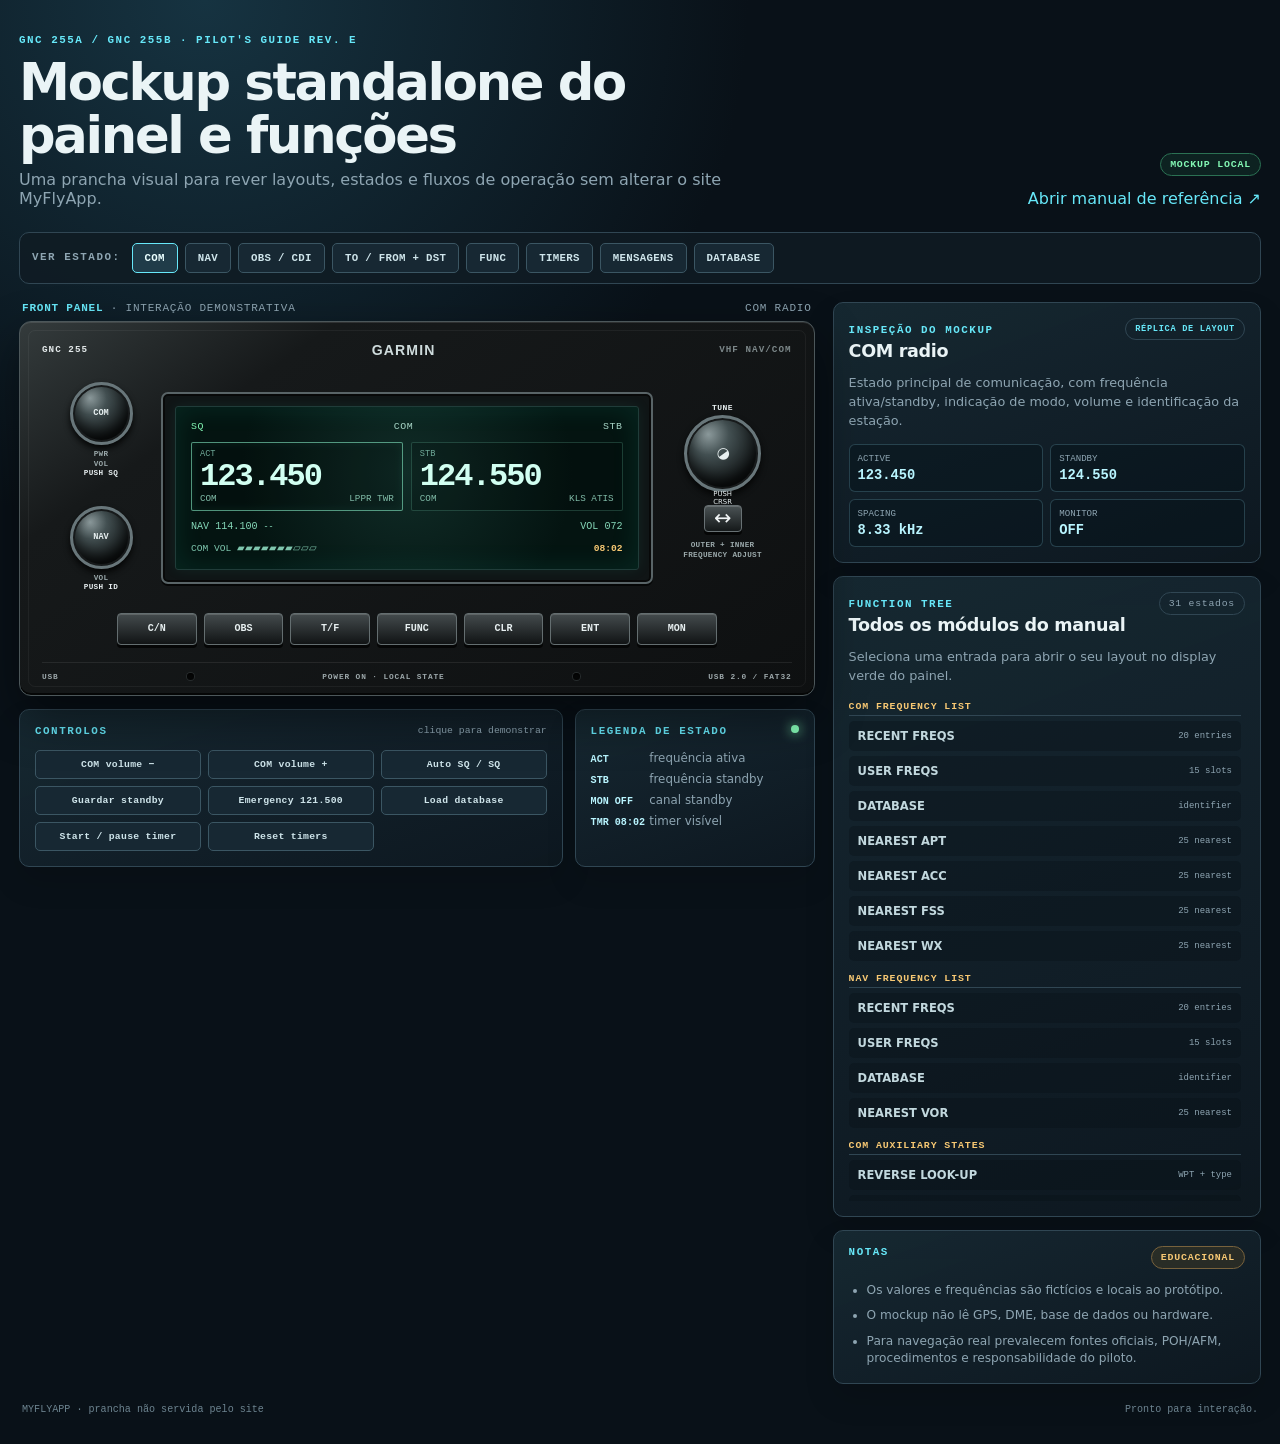
<file: docs/mockups/gnc255/index.html>
<!doctype html>
<html lang="pt-PT">
<head>
  <meta charset="utf-8">
  <meta name="viewport" content="width=device-width, initial-scale=1">
  <title>GNC 255A/B · Mockup standalone</title>
  <link rel="stylesheet" href="styles.css">
</head>
<body>
  <main class="mockup-shell">
    <header class="page-header">
      <div>
        <p class="eyebrow">GNC 255A / GNC 255B · PILOT'S GUIDE REV. E</p>
        <h1>Mockup standalone do painel e funções</h1>
        <p class="lede">Uma prancha visual para rever layouts, estados e fluxos de operação sem alterar o site MyFlyApp.</p>
      </div>
      <div class="header-meta">
        <span class="pill pill-green">MOCKUP LOCAL</span>
        <a href="https://static.garmin.com/pumac/190-01182-01_e.pdf" target="_blank" rel="noreferrer">Abrir manual de referência ↗</a>
      </div>
    </header>

    <nav class="quick-nav" aria-label="Estados rápidos">
      <span class="quick-label">Ver estado:</span>
      <button class="quick-state is-active" data-screen="main" data-mode="COM">COM</button>
      <button class="quick-state" data-screen="main" data-mode="NAV">NAV</button>
      <button class="quick-state" data-screen="obs">OBS / CDI</button>
      <button class="quick-state" data-screen="tf">TO / FROM + DST</button>
      <button class="quick-state" data-screen="functions">FUNC</button>
      <button class="quick-state" data-screen="timers">TIMERS</button>
      <button class="quick-state" data-screen="messages">MENSAGENS</button>
      <button class="quick-state" data-screen="database">DATABASE</button>
    </nav>

    <section class="workbench" aria-label="Prancha de mockups GNC 255">
      <div class="instrument-column">
        <div class="instrument-caption">
          <span><b>FRONT PANEL</b> · interação demonstrativa</span>
          <span id="screen-caption">COM RADIO</span>
        </div>

        <section class="radio-unit" aria-label="Mockup físico GNC 255">
          <div class="unit-topline">
            <span class="unit-series">GNC 255</span>
            <span class="unit-brand">GARMIN</span>
            <span class="unit-model">VHF NAV/COM</span>
          </div>

          <div class="unit-face">
            <div class="left-controls">
              <div class="hardware-control">
                <button class="knob knob-large" data-action="power" aria-label="Ligar ou desligar e volume COM"><span>COM</span></button>
                <small>PWR<br>VOL<br><i>PUSH SQ</i></small>
              </div>
              <div class="hardware-control">
                <button class="knob knob-large" data-action="nav-id" aria-label="Volume NAV e identificação"><span>NAV</span></button>
                <small>VOL<br><i>PUSH ID</i></small>
              </div>
            </div>

            <div class="display-frame">
              <div class="display-glass" id="display" aria-live="polite"></div>
              <div class="display-glow"></div>
            </div>

            <div class="tune-controls">
              <button class="knob knob-dual" data-action="tune-up" aria-label="Aumentar sintonia"><span>◒</span><b>TUNE</b><i>PUSH<br>CRSR</i></button>
              <button class="hardware-key flip-key" data-action="flip" aria-label="Transferir frequência">↔</button>
              <small>OUTER + INNER<br>FREQUENCY ADJUST</small>
            </div>
          </div>

          <div class="key-row">
            <button class="av-key" data-action="cn">C/N</button>
            <button class="av-key" data-action="obs">OBS</button>
            <button class="av-key" data-action="tf">T/F</button>
            <button class="av-key" data-action="func">FUNC</button>
            <button class="av-key" data-action="clr">CLR</button>
            <button class="av-key" data-action="ent">ENT</button>
            <button class="av-key" data-action="mon">MON</button>
          </div>
          <div class="unit-footline">
            <span>USB</span>
            <span class="screw-hole"></span>
            <span id="power-status">POWER ON · LOCAL STATE</span>
            <span class="screw-hole"></span>
            <span>USB 2.0 / FAT32</span>
          </div>
        </section>

        <div class="under-unit-grid">
          <section class="panel-card control-card">
            <div class="card-heading"><span class="section-kicker">CONTROLOS</span><span class="hint">clique para demonstrar</span></div>
            <div class="control-grid">
              <button data-action="volume-down">COM volume −</button>
              <button data-action="volume-up">COM volume +</button>
              <button data-action="sq">Auto SQ / SQ</button>
              <button data-action="save">Guardar standby</button>
              <button data-action="emergency">Emergency 121.500</button>
              <button data-action="database">Load database</button>
              <button data-action="timer-toggle">Start / pause timer</button>
              <button data-action="timer-reset">Reset timers</button>
            </div>
          </section>

          <section class="panel-card status-card">
            <div class="card-heading"><span class="section-kicker">LEGENDA DE ESTADO</span><span class="status-dot"></span></div>
            <div class="status-list">
              <span><b>ACT</b> frequência ativa</span>
              <span><b id="standby-label">STB</b> frequência standby</span>
              <span><b id="monitor-label">MON OFF</b> canal standby</span>
              <span><b id="timer-label">TMR --:--</b> timer visível</span>
            </div>
          </section>
        </div>
      </div>

      <aside class="inspection-column">
        <section class="panel-card inspector-card">
          <div class="card-heading">
            <div>
              <span class="section-kicker">INSPEÇÃO DO MOCKUP</span>
              <h2 id="inspector-title">COM radio</h2>
            </div>
            <span class="revision-badge">RÉPLICA DE LAYOUT</span>
          </div>
          <p id="inspector-copy" class="muted-copy">Estado principal de comunicação, com frequência ativa/standby, indicação de modo, volume e identificação da estação.</p>
          <div class="inspector-stats" id="inspector-stats"></div>
        </section>

        <section class="panel-card function-card">
          <div class="card-heading">
            <div>
              <span class="section-kicker">FUNCTION TREE</span>
              <h2>Todos os módulos do manual</h2>
            </div>
            <span class="tree-count" id="tree-count">0 estados</span>
          </div>
          <p class="muted-copy">Seleciona uma entrada para abrir o seu layout no display verde do painel.</p>
          <div id="function-tree" class="function-tree"></div>
        </section>

        <section class="panel-card notes-card">
          <div class="card-heading"><span class="section-kicker">NOTAS</span><span class="pill pill-amber">EDUCACIONAL</span></div>
          <ul>
            <li>Os valores e frequências são fictícios e locais ao protótipo.</li>
            <li>O mockup não lê GPS, DME, base de dados ou hardware.</li>
            <li>Para navegação real prevalecem fontes oficiais, POH/AFM, procedimentos e responsabilidade do piloto.</li>
          </ul>
        </section>
      </aside>
    </section>

    <footer class="page-footer">
      <span>MYFLYAPP · prancha não servida pelo site</span>
      <span id="event-log">Pronto para interação.</span>
    </footer>
  </main>
  <script src="app.js"></script>
</body>
</html>
</file>
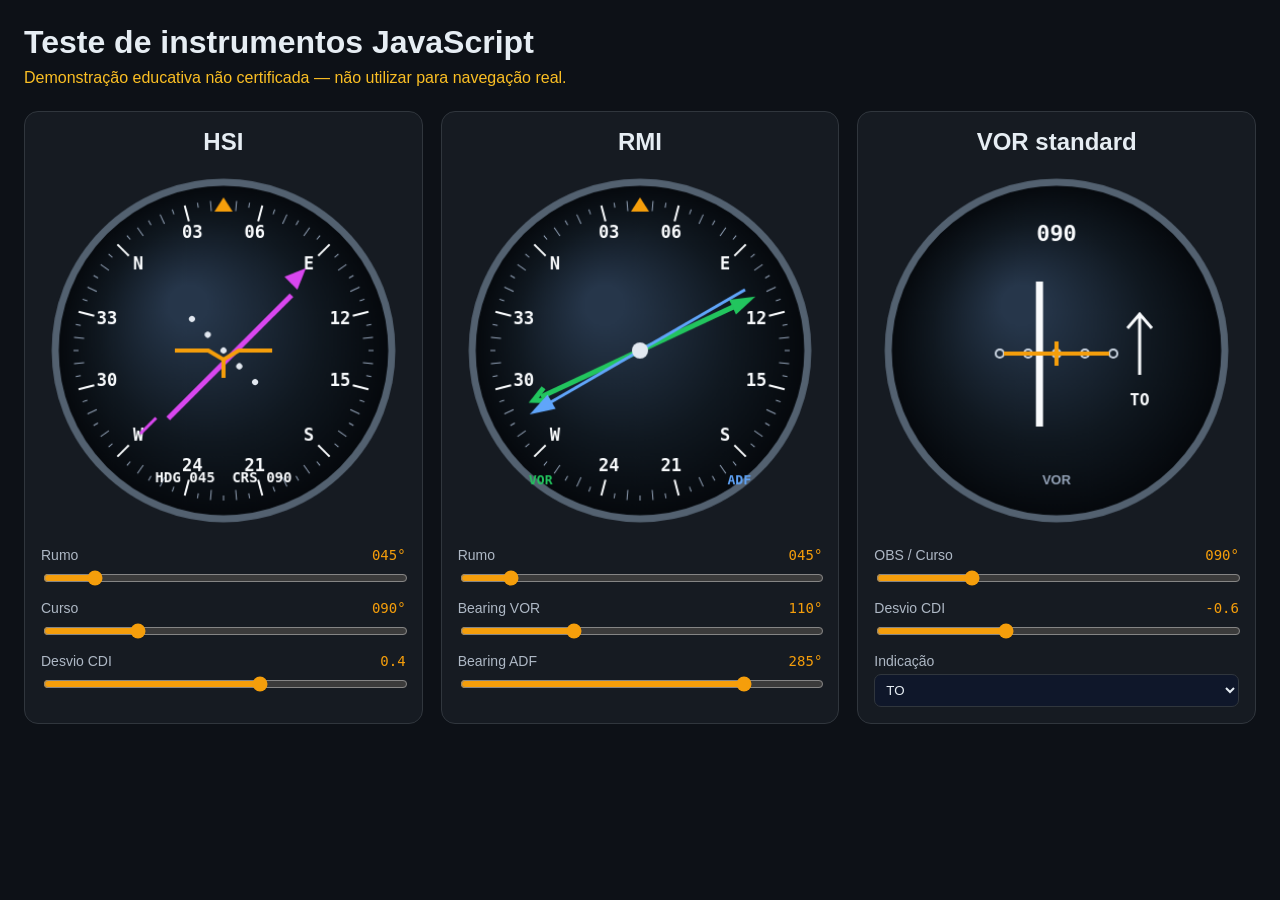
<file: teste.html>
<!doctype html>
<html lang="pt">
<head>
  <meta charset="utf-8">
  <meta name="viewport" content="width=device-width, initial-scale=1">
  <title>Teste de instrumentos</title>
  <style>
    :root { color-scheme: dark; font-family: "Segoe UI", sans-serif; }
    * { box-sizing: border-box; }
    body { margin: 0; padding: 24px; background: #0d1117; color: #e6edf3; }
    h1 { margin: 0 0 8px; }
    .warning { margin: 0 0 24px; color: #fbbf24; }
    .grid { display: grid; grid-template-columns: repeat(3, minmax(280px, 1fr)); gap: 18px; }
    .instrument { padding: 16px; border: 1px solid #30363d; border-radius: 14px; background: #161b22; }
    h2 { margin: 0 0 12px; text-align: center; }
    canvas { display: block; width: 100%; height: auto; margin: auto; }
    .controls { display: grid; gap: 12px; margin-top: 14px; }
    label { display: grid; grid-template-columns: 1fr auto; gap: 5px 12px; color: #aeb8c5; font-size: 14px; }
    label input, label select { grid-column: 1 / -1; width: 100%; }
    input[type="range"] { accent-color: #f59e0b; }
    select { padding: 7px; border: 1px solid #30363d; border-radius: 7px; background: #0f172a; color: #e6edf3; }
    output { color: #f59e0b; font-family: Consolas, monospace; }
    @media (max-width: 1000px) { .grid { grid-template-columns: 1fr 1fr; } }
    @media (max-width: 680px) { body { padding: 14px; } .grid { grid-template-columns: 1fr; } }
  </style>
</head>
<body>
  <h1>Teste de instrumentos JavaScript</h1>
  <p class="warning">Demonstração educativa não certificada — não utilizar para navegação real.</p>

  <main class="grid">
    <section class="instrument">
      <h2>HSI</h2>
      <canvas id="hsi" width="360" height="360"></canvas>
      <div class="controls">
        <label>Rumo <output id="hsi-heading-value">045°</output><input id="hsi-heading" type="range" min="0" max="359" value="45"></label>
        <label>Curso <output id="hsi-course-value">090°</output><input id="hsi-course" type="range" min="0" max="359" value="90"></label>
        <label>Desvio CDI <output id="hsi-deviation-value">0.4</output><input id="hsi-deviation" type="range" min="-2" max="2" step="0.1" value="0.4"></label>
      </div>
    </section>

    <section class="instrument">
      <h2>RMI</h2>
      <canvas id="rmi" width="360" height="360"></canvas>
      <div class="controls">
        <label>Rumo <output id="rmi-heading-value">045°</output><input id="rmi-heading" type="range" min="0" max="359" value="45"></label>
        <label>Bearing VOR <output id="rmi-vor-value">110°</output><input id="rmi-vor" type="range" min="0" max="359" value="110"></label>
        <label>Bearing ADF <output id="rmi-adf-value">285°</output><input id="rmi-adf" type="range" min="0" max="359" value="285"></label>
      </div>
    </section>

    <section class="instrument">
      <h2>VOR standard</h2>
      <canvas id="vor" width="360" height="360"></canvas>
      <div class="controls">
        <label>OBS / Curso <output id="vor-course-value">090°</output><input id="vor-course" type="range" min="0" max="359" value="90"></label>
        <label>Desvio CDI <output id="vor-deviation-value">-0.6</output><input id="vor-deviation" type="range" min="-2" max="2" step="0.1" value="-0.6"></label>
        <label>Indicação
          <select id="vor-flag"><option value="TO">TO</option><option value="FROM">FROM</option><option value="OFF">OFF / NAV</option></select>
        </label>
      </div>
    </section>
  </main>

  <script src="static/js/hsi.js"></script>
  <script src="static/js/rmi.js"></script>
  <script src="static/js/vor-indicator.js"></script>
  <script>
    const degrees = (value) => String(Math.round(value)).padStart(3, "0") + "°";
    const bindRange = (id, outputId, update, format = degrees) => {
      const input = document.getElementById(id);
      const output = document.getElementById(outputId);
      input.addEventListener("input", () => {
        const value = Number(input.value);
        output.value = format(value);
        update(value);
      });
    };

    const hsi = new HSIInstrument(document.getElementById("hsi"), {heading: 45, course: 90, deviation: 0.4});
    bindRange("hsi-heading", "hsi-heading-value", (heading) => hsi.setState({heading}));
    bindRange("hsi-course", "hsi-course-value", (course) => hsi.setState({course}));
    bindRange("hsi-deviation", "hsi-deviation-value", (deviation) => hsi.setState({deviation}), (value) => value.toFixed(1));

    const rmi = new RMIInstrument(document.getElementById("rmi"), {heading: 45, vorBearing: 110, adfBearing: 285});
    bindRange("rmi-heading", "rmi-heading-value", (heading) => rmi.setState({heading}));
    bindRange("rmi-vor", "rmi-vor-value", (vorBearing) => rmi.setState({vorBearing}));
    bindRange("rmi-adf", "rmi-adf-value", (adfBearing) => rmi.setState({adfBearing}));

    const vor = new VORIndicator(document.getElementById("vor"), {course: 90, deviation: -0.6, flag: "TO"});
    bindRange("vor-course", "vor-course-value", (course) => vor.setState({course}));
    bindRange("vor-deviation", "vor-deviation-value", (deviation) => vor.setState({deviation}), (value) => value.toFixed(1));
    document.getElementById("vor-flag").addEventListener("change", (event) => vor.setState({flag: event.target.value}));
  </script>
</body>
</html>
</file>
<file: docs/mockups/gnc255/styles.css>
:root {
  color-scheme: dark;
  --bg: #091118;
  --bg-soft: #101b24;
  --panel: #14212b;
  --panel-light: #1b2c37;
  --line: #304653;
  --muted: #8ea5b2;
  --text: #eaf4f6;
  --cyan: #67e8f9;
  --cyan-soft: #b9f5ff;
  --green: #83f7b4;
  --amber: #f7c873;
  --red: #ff8c8c;
  --bezel: #171a1c;
  --bezel-hi: #303638;
  --glass: #051413;
  --glass-text: #b8fff0;
  font-family: Inter, ui-sans-serif, system-ui, -apple-system, BlinkMacSystemFont, "Segoe UI", sans-serif;
}

* { box-sizing: border-box; }
body { margin: 0; min-width: 320px; background: radial-gradient(circle at 16% 0%, #163341 0, transparent 34rem), var(--bg); color: var(--text); }
button, a { font: inherit; }
button { cursor: pointer; }
a { color: var(--cyan); text-decoration: none; }
a:hover { text-decoration: underline; }
.mockup-shell { width: min(1500px, calc(100% - 38px)); margin: 0 auto; padding: 34px 0 28px; }
.page-header { display: flex; justify-content: space-between; gap: 28px; align-items: end; margin-bottom: 24px; }
.eyebrow, .section-kicker, .quick-label { color: var(--cyan); font: 800 0.68rem/1.2 Consolas, "Courier New", monospace; letter-spacing: .14em; text-transform: uppercase; }
.eyebrow { margin: 0 0 9px; }
h1, h2, p { margin-top: 0; }
h1 { max-width: 780px; margin-bottom: 8px; font-size: clamp(1.8rem, 4vw, 3.3rem); line-height: 1.03; letter-spacing: -.045em; }
h2 { margin: 4px 0 0; font-size: 1.1rem; letter-spacing: -.02em; }
.lede { max-width: 750px; margin-bottom: 0; color: var(--muted); font-size: 1rem; }
.header-meta { display: grid; justify-items: end; gap: 13px; text-align: right; }
.pill, .revision-badge, .tree-count { display: inline-flex; align-items: center; width: fit-content; border: 1px solid var(--line); border-radius: 999px; padding: 5px 9px; font: 800 .62rem Consolas, monospace; letter-spacing: .08em; }
.pill-green { color: var(--green); border-color: #2b7153; background: rgba(35, 125, 83, .16); }
.pill-amber { color: var(--amber); border-color: #78623c; background: rgba(163, 112, 29, .16); }
.revision-badge { color: var(--cyan); font-size: .54rem; white-space: nowrap; }
.quick-nav { display: flex; flex-wrap: wrap; align-items: center; gap: 7px; margin-bottom: 18px; padding: 10px; border: 1px solid var(--line); border-radius: 10px; background: rgba(16, 27, 36, .86); }
.quick-label { margin: 0 4px 0 2px; color: var(--muted); }
.quick-state, .control-grid button { border: 1px solid #3b5663; border-radius: 5px; padding: 8px 12px; background: #172833; color: #cfe5eb; font: 800 .67rem Consolas, monospace; letter-spacing: .03em; }
.quick-state:hover, .quick-state.is-active, .control-grid button:hover { border-color: var(--cyan); color: #eaffff; background: #203c49; }
.workbench { display: grid; grid-template-columns: minmax(0, 1.3fr) minmax(350px, .7fr); gap: 18px; align-items: start; }
.instrument-column, .inspection-column { min-width: 0; }
.instrument-caption { display: flex; justify-content: space-between; gap: 12px; margin: 0 3px 7px; color: var(--muted); font: .69rem Consolas, monospace; letter-spacing: .07em; text-transform: uppercase; }
.instrument-caption b { color: var(--cyan); }
.radio-unit { position: relative; overflow: hidden; padding: 20px 22px 14px; border: 1px solid #4c575a; border-radius: 12px; background: linear-gradient(145deg, #343b3c 0%, #16191a 24%, #0e1011 100%); box-shadow: 0 20px 50px rgba(0,0,0,.46), inset 0 1px rgba(255,255,255,.11), inset 0 -2px #050606; }
.radio-unit::before { position: absolute; inset: 8px; border: 1px solid rgba(255,255,255,.05); border-radius: 7px; content: ""; pointer-events: none; }
.unit-topline, .unit-footline { display: flex; align-items: center; justify-content: space-between; gap: 12px; position: relative; z-index: 1; color: #9da8ab; font: 800 .58rem Consolas, monospace; letter-spacing: .11em; }
.unit-brand { color: #cedbdc; font: 900 .88rem Arial, sans-serif; letter-spacing: .08em; }
.unit-series { color: #e4eaeb; }
.unit-model { color: #7c8789; }
.unit-face { display: grid; grid-template-columns: 92px minmax(300px, 1fr) 112px; gap: 14px; align-items: center; min-height: 255px; padding: 21px 13px 16px; }
.left-controls { display: grid; gap: 27px; justify-items: center; }
.hardware-control { display: grid; justify-items: center; gap: 5px; }
.hardware-control small, .tune-controls small { color: #9aa8aa; font: 800 .48rem/1.25 Consolas, monospace; text-align: center; letter-spacing: .04em; }
.hardware-control i, .tune-controls i { color: #e7eef0; font-style: normal; }
.knob { border: 3px solid #68767a; border-radius: 50%; color: #e7eff0; background: radial-gradient(circle at 30% 23%, #8c9a9c 0, #435052 28%, #121617 70%, #050606 100%); box-shadow: inset 0 0 0 2px #171a1b, inset 0 -8px 15px rgba(0,0,0,.7), 0 4px 6px #050606; }
.knob:hover { border-color: var(--cyan); }
.knob-large { width: 63px; height: 63px; display: grid; place-items: center; padding: 0; }
.knob-large span { font: 900 .54rem Consolas, monospace; }
.tune-controls { display: grid; justify-items: center; gap: 9px; }
.knob-dual { position: relative; width: 77px; height: 77px; display: grid; place-items: center; padding: 0; }
.knob-dual span { font-size: .95rem; transform: rotate(-36deg); }
.knob-dual b { position: absolute; top: -15px; font: 900 .5rem Consolas, monospace; letter-spacing: .06em; }
.knob-dual i { position: absolute; bottom: -17px; font-size: .43rem; }
.hardware-key { border: 1px solid #687174; border-radius: 4px; color: #f0f4f5; background: linear-gradient(#4b5355, #15191a); box-shadow: 0 3px 0 #050606, inset 0 1px rgba(255,255,255,.16); }
.hardware-key:hover, .av-key:hover { border-color: var(--cyan); color: #fff; }
.flip-key { width: 38px; height: 27px; margin-top: 4px; font-size: 1.3rem; line-height: 1; }
.display-frame { min-width: 0; padding: 12px; border: 2px solid #596467; border-radius: 7px; background: #101516; box-shadow: inset 0 0 0 2px #080909, 0 2px 0 #050606; }
.display-glass { position: relative; z-index: 1; min-height: 164px; overflow: hidden; padding: 14px 15px 12px; border: 1px solid #203c39; border-radius: 3px; background: radial-gradient(circle at 50% 40%, #102c27 0, #041411 66%); color: var(--glass-text); box-shadow: inset 0 0 28px rgba(34, 222, 171, .11), 0 0 14px rgba(49, 213, 180, .08); font-family: Consolas, "Courier New", monospace; }
.display-glow { position: absolute; inset: 0; pointer-events: none; }
.display-topline, .display-footline, .freq-meta, .function-title, .display-nav { display: flex; justify-content: space-between; gap: 8px; align-items: baseline; }
.display-topline { color: #a9d7c8; font-size: .62rem; letter-spacing: .06em; }
.display-topline .active-status { color: var(--green); }
.display-frequencies { display: grid; grid-template-columns: 1fr 1fr; gap: 8px; margin: 10px 0 4px; }
.frequency-block { padding: 6px 8px; border: 1px solid rgba(113, 205, 176, .23); border-radius: 2px; background: rgba(0, 0, 0, .16); }
.frequency-block.is-active { border-color: rgba(145, 255, 214, .55); box-shadow: inset 0 0 8px rgba(63, 204, 164, .09); }
.frequency-block small, .display-footline small { display: block; color: #6fa998; font-size: .54rem; }
.frequency-block strong { display: block; margin-top: 2px; color: #d1fff1; font-size: clamp(1.2rem, 3vw, 2rem); line-height: 1; letter-spacing: -.06em; }
.freq-meta { color: #82bda9; font-size: .58rem; }
.display-nav { margin-top: 10px; color: #86d8b9; font-size: .63rem; }
.display-footline { margin-top: 10px; color: #7fc6ae; font-size: .6rem; }
.display-footline strong { color: var(--amber); }
.cdi-row { margin-top: 13px; text-align: center; color: var(--cyan-soft); font-size: .9rem; letter-spacing: .18em; }
.cdi-line { display: block; margin-top: 5px; color: var(--cyan); font-size: 1.2rem; letter-spacing: .06em; }
.data-grid { display: grid; grid-template-columns: 1fr 1fr; gap: 6px 18px; margin-top: 14px; color: #9cd3c0; font-size: .66rem; }
.data-grid span { display: flex; justify-content: space-between; gap: 7px; border-bottom: 1px dotted rgba(139, 224, 191, .25); padding-bottom: 4px; }
.data-grid b { color: #d6fff0; font-weight: 500; }
.function-title { color: #d5fff2; font-size: .75rem; text-transform: uppercase; letter-spacing: .08em; }
.function-title em { color: var(--amber); font-style: normal; }
.function-list { display: grid; gap: 4px; margin-top: 10px; }
.function-list span { display: flex; justify-content: space-between; padding: 3px 5px; border-bottom: 1px dotted rgba(139, 224, 191, .24); color: #9dd2bf; font-size: .61rem; }
.function-list span.is-selected { color: var(--glass-text); background: rgba(60, 197, 153, .15); }
.function-list b { color: #d6fff0; font-weight: 500; }
.key-row { display: grid; grid-template-columns: repeat(7, minmax(0, 1fr)); gap: 7px; position: relative; z-index: 1; margin: 0 75px 17px; }
.av-key { min-height: 32px; border: 1px solid #646e70; border-radius: 4px; color: #e7eff0; background: linear-gradient(#444b4d, #111415); box-shadow: 0 3px 0 #050606, inset 0 1px rgba(255,255,255,.14); font: 900 .63rem Consolas, monospace; }
.unit-footline { border-top: 1px solid rgba(255,255,255,.08); padding-top: 9px; font-size: .49rem; }
.screw-hole { width: 7px; height: 7px; border-radius: 50%; background: #050606; box-shadow: inset 0 1px 2px #000, 0 0 0 1px #272c2d; }
.under-unit-grid { display: grid; grid-template-columns: minmax(0, 1.4fr) minmax(240px, .6fr); gap: 12px; margin-top: 13px; }
.panel-card { border: 1px solid var(--line); border-radius: 10px; background: linear-gradient(160deg, rgba(23, 42, 52, .9), rgba(13, 24, 32, .94)); box-shadow: 0 15px 30px rgba(0,0,0,.13); }
.control-card, .status-card, .inspector-card, .function-card, .notes-card { padding: 15px; }
.card-heading { display: flex; justify-content: space-between; align-items: start; gap: 12px; }
.hint, .tree-count { color: var(--muted); font: .61rem Consolas, monospace; }
.control-grid { display: grid; grid-template-columns: repeat(3, minmax(0, 1fr)); gap: 7px; margin-top: 12px; }
.control-grid button { padding: 8px 6px; font-size: .61rem; }
.status-card { display: grid; align-content: start; }
.status-dot { width: 8px; height: 8px; border-radius: 50%; background: var(--green); box-shadow: 0 0 12px var(--green); }
.status-list { display: grid; gap: 7px; margin-top: 13px; color: var(--muted); font-size: .74rem; }
.status-list b { display: inline-block; min-width: 55px; color: var(--cyan-soft); font: 800 .63rem Consolas, monospace; }
.inspection-column { display: grid; gap: 13px; }
.muted-copy { margin: 12px 0 0; color: var(--muted); font-size: .8rem; line-height: 1.5; }
.inspector-stats { display: grid; grid-template-columns: repeat(2, minmax(0, 1fr)); gap: 7px; margin-top: 14px; }
.stat { padding: 8px; border: 1px solid rgba(90, 139, 155, .36); border-radius: 6px; background: rgba(5, 20, 27, .43); }
.stat small { display: block; color: var(--muted); font: .57rem Consolas, monospace; text-transform: uppercase; }
.stat strong { display: block; margin-top: 4px; color: var(--cyan-soft); font: 800 .86rem Consolas, monospace; }
.function-tree { display: grid; gap: 12px; max-height: 500px; overflow: auto; margin-top: 15px; padding-right: 4px; }
.tree-group { display: grid; gap: 5px; }
.tree-group-title { padding-bottom: 3px; border-bottom: 1px solid var(--line); color: var(--amber); font: 800 .62rem Consolas, monospace; letter-spacing: .09em; }
.tree-item { display: grid; grid-template-columns: minmax(0, 1fr) auto; gap: 7px; align-items: center; border: 1px solid transparent; border-radius: 5px; padding: 7px 8px; background: rgba(7, 17, 22, .34); color: #c2d8de; text-align: left; font-size: .72rem; }
.tree-item:hover, .tree-item.is-selected { border-color: #3b7182; background: #173541; color: #ecffff; }
.tree-item span { color: var(--muted); font: .56rem Consolas, monospace; text-align: right; }
.notes-card ul { display: grid; gap: 8px; margin: 13px 0 0; padding-left: 18px; color: var(--muted); font-size: .76rem; line-height: 1.45; }
.page-footer { display: flex; justify-content: space-between; gap: 12px; margin-top: 20px; padding: 0 3px; color: #6d8490; font: .63rem Consolas, monospace; }
.toast { color: var(--green) !important; }

@media (max-width: 1100px) {
  .workbench { grid-template-columns: 1fr; }
  .function-tree { max-height: none; grid-template-columns: repeat(2, minmax(0, 1fr)); align-items: start; }
}
@media (max-width: 760px) {
  .mockup-shell { width: min(100% - 20px, 650px); padding-top: 22px; }
  .page-header { display: block; }
  .header-meta { justify-items: start; margin-top: 16px; text-align: left; }
  .unit-face { grid-template-columns: 66px minmax(0, 1fr) 74px; gap: 6px; padding-inline: 2px; }
  .knob-large { width: 50px; height: 50px; }
  .knob-dual { width: 60px; height: 60px; }
  .hardware-control small, .tune-controls small { font-size: .4rem; }
  .display-frame { padding: 7px; }
  .display-glass { padding: 9px; min-height: 147px; }
  .frequency-block strong { font-size: 1rem; }
  .key-row { margin-inline: 0; gap: 4px; }
  .av-key { min-height: 34px; font-size: .5rem; }
  .under-unit-grid { grid-template-columns: 1fr; }
  .control-grid { grid-template-columns: repeat(2, minmax(0, 1fr)); }
  .function-tree { grid-template-columns: 1fr; }
  .page-footer { display: grid; }
}
</file>
